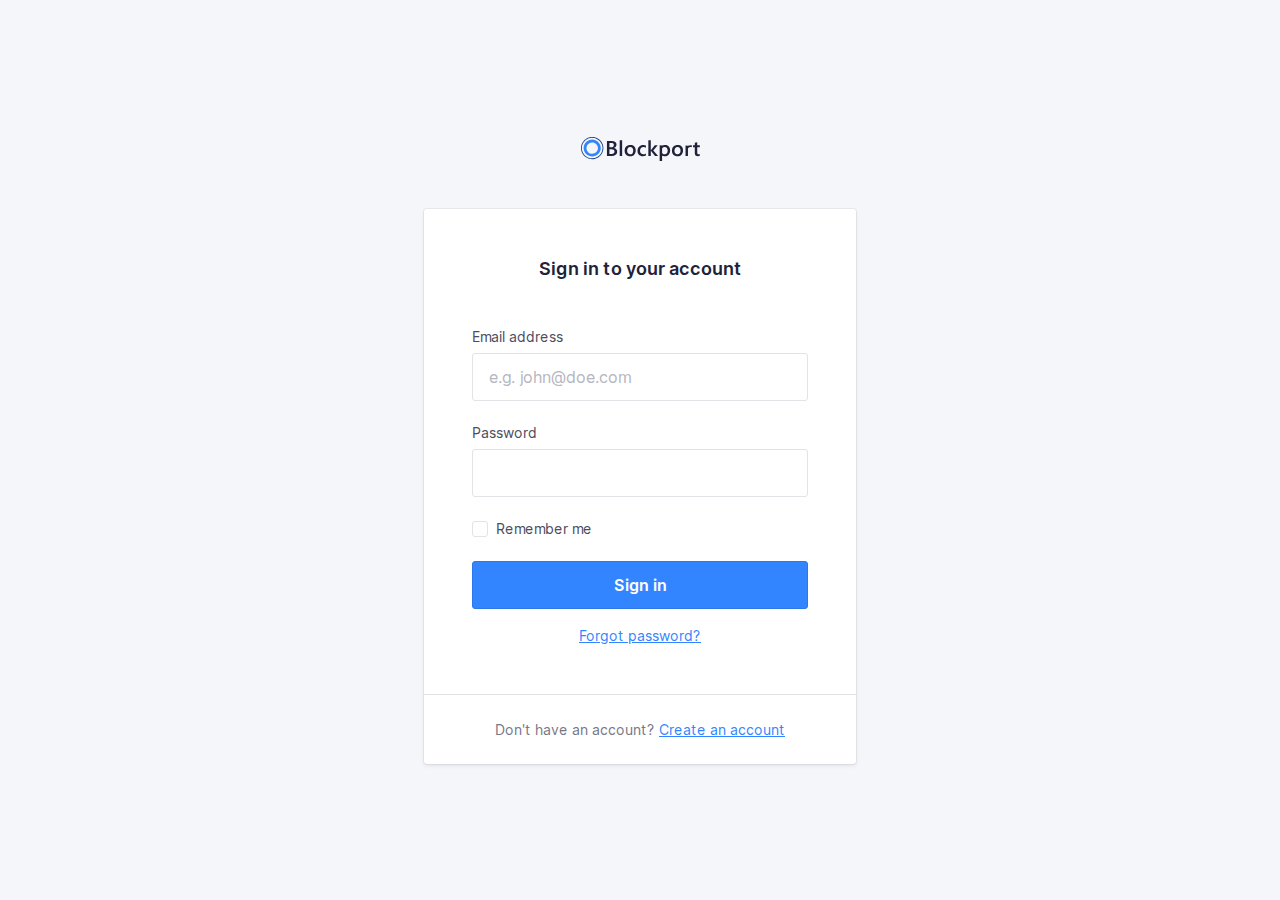
<file: index.html>
<!doctype html>
<html lang="en">
    <head>
        <meta charset="utf-8">
        <meta http-equiv="x-ua-compatible" content="ie=edge">
        <title>Blockport - Sign in</title>
        <meta name="description" content="This is my HTML5 boilerplate.">
        <meta name="viewport" content="width=device-width, initial-scale=1.0">
        <meta name="msapplication-TileColor" content="#3385FF">
        <meta name="theme-color" content="#3385FF">

        <link rel="apple-touch-icon" sizes="180x180" href="apple-touch-icon.png">
        <link rel="icon" type="image/png" sizes="32x32" href="favicon-32x32.png">
        <link rel="icon" type="image/png" sizes="16x16" href="favicon-16x16.png">
        <link rel="manifest" href="site.webmanifest">
        <link rel="mask-icon" href="safari-pinned-tab.svg" color="#3385FF">

        <link rel="stylesheet" href="css/normalize.css">
		<link rel="stylesheet" href="css/screen.css">
        <script src="script/appp.js"></script>        
    </head>
    <body>
        <section class="o-row o-row--lg o-row--login">
            <div class="o-container u-max-width-xs">
                <h1 class="c-logo">
                    <svg class="c-logo__symbol" viewBox="0 0 119 24" xmlns="http://www.w3.org/2000/svg">
                        <path class="c-logo__path c-logo__path--1" d="M25.9496128,18.9917356 L25.9496128,4.04231406 L30.7396633,4.04231406 C32.19945,4.04231406 33.3560606,4.35834712 34.2094949,4.99041321 C35.0252057,5.55089835 35.5052521,6.4769114 35.4896465,7.4598347 C35.5056187,8.25676883 35.2485893,9.03557965 34.7604209,9.6694215 C34.2511175,10.3119823 33.5500641,10.7791057 32.7570539,11.0042975 L32.7570539,11.0459504 C33.6957957,11.1207168 34.5764055,11.5260387 35.2392256,12.1884297 C35.8602694,12.8310744 36.1707912,13.6667769 36.1707912,14.6955372 C36.1979832,15.9155062 35.6268682,17.0730015 34.6382155,17.8016529 C33.6205051,18.5950413 32.3363468,18.9917356 30.7857407,18.9917356 L25.9496128,18.9917356 Z M41.1511616,18.9918689 L38.6990404,18.9918689 L38.6990404,3.18727869 L41.1511616,3.18727869 L41.1511616,18.9918689 Z M49.1105387,19.2396694 C47.4477441,19.2396694 46.1195118,18.741157 45.1258418,17.7441322 C44.1321717,16.7471074 43.6360046,15.4247934 43.6373401,13.7771901 C43.6373401,11.9841322 44.1548767,10.5838017 45.1899495,9.57619833 C46.2250223,8.56859504 47.6200337,8.06479338 49.3749832,8.06479338 C51.0591469,8.06479338 52.3720202,8.55471073 53.3136027,9.53454547 C54.2551852,10.5143802 54.7226376,11.8730579 54.7159596,13.6105785 C54.7159596,15.313719 54.2091077,16.677686 53.195404,17.7024794 C52.1817003,18.7272727 50.8200787,19.2396694 49.1105387,19.2396694 Z M64.9231145,18.4998347 C63.986548,19.011405 62.9292595,19.2667693 61.8599663,19.2396694 C60.2572727,19.2396694 58.9657689,18.7444628 57.9854545,17.7540496 C57.0051402,16.7636364 56.5136477,15.4796694 56.5109764,13.9021488 C56.5109764,12.1434711 57.0385299,10.7312397 58.0936364,9.66545453 C59.1487429,8.59966942 60.5611166,8.0661157 62.3307576,8.06479338 C63.2258904,8.04636779 64.1144193,8.22027864 64.9351347,8.57454547 L64.9351347,10.8277686 C64.2490961,10.2941313 63.4035149,10.0011171 62.5310943,9.99471073 C61.5738178,9.96365776 60.6492491,10.3415166 59.9928283,11.0320661 C59.3330526,11.7236364 59.003165,12.6287603 59.003165,13.747438 C59.003165,14.8661157 59.3136869,15.7381818 59.9347306,16.3636364 C60.5557744,17.0023141 61.3891751,17.3216529 62.4349327,17.3216529 C63.3470917,17.3090469 64.2260005,16.9806241 64.9191077,16.3933884 L64.9191077,18.4998347 L64.9231145,18.4998347 Z M77.1256229,18.9918689 L74.0304209,18.9918689 L69.8393771,13.8605902 L69.7973064,13.8605902 L69.7973064,18.9918689 L67.3451852,18.9918689 L67.3451852,3.18727869 L69.7973064,3.18727869 L69.7973064,13.2039344 L69.8393771,13.2039344 L73.7980303,8.31462295 L76.7349663,8.31462295 L72.2814815,13.4718689 L77.1256229,18.9918689 Z M118.81569,18.8747107 C118.223016,19.1343064 117.578072,19.2557712 116.930522,19.2297521 C114.839007,19.2297521 113.793249,18.2380165 113.793249,16.2545455 L113.793249,10.2128926 L111.990219,10.2128926 L111.990219,8.31669423 L113.793249,8.31669423 L113.793249,5.84528927 L116.235354,5.15702479 L116.235354,8.31669423 L118.81569,8.31669423 L118.81569,10.2128926 L116.235354,10.2128926 L116.235354,15.5504132 C116.235354,16.1824793 116.351549,16.6340496 116.583939,16.905124 C116.81633,17.1761983 117.202312,17.3084298 117.741886,17.3018182 C118.130518,17.3099664 118.50999,17.1844984 118.81569,16.9467769 L118.81569,18.8647934 L118.81569,18.8747107 Z M109.678333,8.12826445 C110.052664,8.12904551 110.426384,8.1582218 110.796212,8.21553718 L110.796212,10.2961983 C110.392833,10.129817 109.958979,10.0480952 109.522071,10.0561983 C108.65244,10.0185786 107.815007,10.3854441 107.258266,11.0479339 C107.143588,11.1960713 107.043624,11.3548242 106.959764,11.5219835 L106.959764,18.9917356 L104.519663,18.9917356 L104.519663,8.37818184 L106.959764,8.66776859 L106.959764,8.67768594 C107.814579,8.30025824 108.742499,8.11272598 109.678333,8.12826445 Z M96.4320707,19.2396694 C94.7692761,19.2396694 93.4410438,18.741157 92.4473737,17.7441322 C91.4537037,16.7471074 90.9575366,15.4247934 90.9588721,13.7771901 C90.9588721,11.9841322 91.4764087,10.5838017 92.5114815,9.57619833 C93.5465543,8.56859504 94.9415657,8.06479338 96.6965152,8.06479338 C98.3806789,8.06479338 99.6935522,8.55471073 100.635135,9.53454547 C101.576717,10.5143802 102.04417,11.8730579 102.037492,13.6105785 C102.037492,15.313719 101.53064,16.677686 100.516936,17.7024794 C99.5032323,18.7272727 98.1416107,19.2396694 96.4320707,19.2396694 Z M87.7494781,9.53454547 C88.6883893,10.5157025 89.1578451,11.873719 89.1578451,13.608595 C89.1591806,15.3117355 88.6523287,16.6757025 87.6372896,17.7004959 C86.6222504,18.7252892 85.258625,19.2376859 83.5464141,19.2376859 C82.7065422,19.2489838 81.8737089,19.0847473 81.1023064,18.7557025 L81.1023064,23.8968595 L78.6622054,23.8968595 L78.6622054,8.31471073 L81.1023064,8.60429752 C81.9552279,8.23296681 82.8792553,8.04891403 83.8108586,8.06479338 C85.5017003,8.06479338 86.8145736,8.55471073 87.7494781,9.53454547 Z M96.5422559,9.99471073 C95.6726247,9.95709108 94.8351921,10.3239565 94.2784512,10.9864463 C93.7241864,11.6476033 93.4470539,12.5580165 93.4470539,13.7176859 C93.4470539,14.8363636 93.7275253,15.7170248 94.288468,16.3596694 C94.8529651,17.0028668 95.6823515,17.3568733 96.5422559,17.3216529 C97.5038721,17.3216529 98.2424466,17.0056198 98.7579798,16.3735537 C99.273513,15.7414876 99.5366216,14.8416529 99.5473064,13.6740496 C99.5473064,12.4998347 99.28954,11.5927273 98.7740067,10.9527273 C98.2584735,10.3127273 97.5145568,9.99338845 96.5422559,9.99471073 Z M28.4438047,6.03570248 L28.4438047,10.286281 L30.0645286,10.286281 C30.9353255,10.286281 31.6178058,10.0833058 32.1119697,9.67735538 C32.6061335,9.27140494 32.8532155,8.69619836 32.8532155,7.95173555 C32.8532155,6.67305785 31.9897643,6.03371902 30.262862,6.03371902 L28.4418013,6.03371902 L28.4438047,6.03570248 Z M28.4438047,12.2796694 L28.4438047,17.0082644 L30.5813973,17.0082644 C31.5163019,17.0082644 32.237514,16.7947108 32.7450337,16.3676033 C33.2602043,15.9259125 33.5416601,15.2742418 33.5083165,14.6003306 C33.5083165,13.0505785 32.4238271,12.2757025 30.2548485,12.2757025 L28.4518182,12.2757025 L28.4438047,12.2796694 Z M49.226734,9.99471073 C48.3571028,9.95709108 47.5196702,10.3239565 46.9629293,10.9864463 C46.4086646,11.6476033 46.131532,12.5580165 46.131532,13.7176859 C46.131532,14.8363636 46.4120034,15.7170248 46.9729461,16.3596694 C47.5370578,17.0036033 48.3664998,17.3583638 49.226734,17.3236364 C50.1883502,17.3236364 50.9269247,17.0076033 51.4424579,16.3755372 C51.9579912,15.7434711 52.2157576,14.8436364 52.2157576,13.6760331 C52.2157576,12.5018182 51.9579912,11.5947107 51.4424579,10.9547107 C50.9269247,10.3147108 50.1883502,9.99471073 49.226734,9.99471073 Z M85.8803367,16.3735537 C86.3958699,15.738843 86.6543043,14.8390083 86.6556397,13.6740496 C86.6556397,12.4985124 86.3978733,11.591405 85.8823401,10.9527273 C85.3668068,10.3140496 84.6282323,9.99471073 83.6666162,9.99471073 C82.796985,9.95709108 81.9595523,10.3239565 81.4028114,10.9864463 C81.2895823,11.124335 81.1896456,11.2724196 81.1043098,11.4287603 L81.1043098,15.9153719 C81.6149937,16.8312057 82.6094895,17.3774459 83.6646128,17.3216529 C84.626229,17.3216529 85.3648035,17.0056198 85.8803367,16.3735537 Z"></path>
                        <path class="c-logo__path c-logo__path--2" d="M11.1988215,19.5867769 C7.72899435,19.5891833 4.59940205,17.5218316 3.26949789,14.3488101 C1.93959376,11.1757885 2.67130845,7.5220381 5.12341434,5.09144786 C7.57552021,2.66085764 11.2650639,1.93214337 14.4714645,3.24513351 C17.6778651,4.55812363 19.7696074,7.65421885 19.771229,11.0895868 C19.7679239,15.7772288 15.9334776,19.5780304 11.1988215,19.5867769 Z M11.1988215,5.38314051 C8.86509736,5.38073339 6.75988968,6.77093308 5.86550131,8.90506387 C4.97111293,11.0391947 5.46382249,13.496632 7.11372873,15.1307206 C8.76363496,16.7648092 11.2455511,17.2534798 13.4013998,16.3687158 C15.5572486,15.4839518 16.962125,13.4001349 16.9605051,11.0895868 C16.9572,7.93949107 14.3805102,5.38572999 11.1988215,5.37917355 L11.1988215,5.38314051 Z"></path>
                        <path class="c-logo__path c-logo__path--3" d="M21.2917845,15.8796694 C21.3118182,15.8380165 21.3358586,15.8023141 21.3558923,15.7606612 C22.6443671,13.0744887 22.7786498,9.98607785 21.7280964,7.20021549 C20.6775431,4.41435317 18.5317957,2.16875244 15.7805219,0.975867769 L15.7805219,0.96 C15.6683333,0.910413222 15.5541414,0.874710744 15.4419529,0.82909091 C15.2937037,0.767603308 15.1434512,0.710082645 14.9931987,0.656528927 C14.792862,0.583140496 14.5925253,0.517685949 14.378165,0.458181816 C14.2319192,0.414545453 14.0856734,0.374876033 13.9394276,0.337190082 C13.7203928,0.281652893 13.501358,0.23338843 13.2823232,0.192396694 C13.1480976,0.16661157 13.0138721,0.144793388 12.8816498,0.124958678 C12.6546016,0.0905785125 12.4275533,0.0634710744 12.2005051,0.0436363637 C12.0762963,0.0337190082 11.9500842,0.0238016529 11.8258754,0.0178512397 C11.5881425,0.00462809917 11.3510774,-0.000661157024 11.1146801,0.00198347107 C10.988468,0.00198347107 10.8622559,0.00198347107 10.7380471,0.0119008265 C10.5076599,0.0218181818 10.2792761,0.0376859504 10.0528956,0.0614876034 C9.9146633,0.0753719009 9.77843434,0.0932231406 9.64220539,0.113057851 C9.44186869,0.142809918 9.22350168,0.176528926 9.01715488,0.218181818 C8.86089226,0.249917356 8.70462963,0.283636364 8.548367,0.321322314 C8.39210438,0.359008265 8.18575758,0.412561983 8.00745791,0.466115701 C7.82915825,0.519669423 7.65286195,0.577190081 7.47656566,0.638677688 C7.30026936,0.70016529 7.17405724,0.747768594 7.02580808,0.807272727 C6.82547138,0.884628098 6.63715488,0.969917355 6.44483165,1.05719008 C6.31861953,1.11471074 6.19441077,1.17421488 6.07220539,1.23768595 C5.87186869,1.34082644 5.67153199,1.45190082 5.47119529,1.56694215 C5.36301347,1.63041322 5.25683502,1.69586777 5.15065657,1.76528926 C4.95165543,1.89752066 4.75666107,2.02975207 4.5656734,2.16198347 C4.46416949,2.23603306 4.36400114,2.31140496 4.26516835,2.38809918 C4.07952302,2.52958678 3.89721661,2.67834711 3.71824916,2.83438017 C3.61607744,2.92363636 3.51791246,3.0168595 3.41774411,3.11008265 C3.25747475,3.26347108 3.10121212,3.42214876 2.94895623,3.5861157 C2.84678451,3.69719008 2.74861953,3.81024794 2.64845118,3.92528926 C2.51021886,4.08793389 2.37599327,4.25454547 2.24777778,4.42512397 C2.15161616,4.55206611 2.05946128,4.68099175 1.96930976,4.82181816 C1.90119529,4.92099175 1.82506734,5.0201653 1.75895623,5.11537188 C1.69284512,5.2105785 1.65878788,5.29190081 1.60670034,5.37917355 C1.53457912,5.49818184 1.46446128,5.61917355 1.40636364,5.74214876 C1.28415825,5.96231406 1.16796296,6.18446282 1.06178451,6.40859504 C1.02372054,6.44826445 0.995673401,6.49586778 0.981649832,6.54148761 C0.967626263,6.58710744 0.939579125,6.65454547 0.915538721,6.71008265 C0.808692479,6.95471075 0.711863077,7.20132232 0.625050505,7.44991735 C0.588989899,7.55438018 0.55426487,7.65884298 0.520875421,7.76330577 C0.444747475,8.00528927 0.377968575,8.24793388 0.320538721,8.49123966 C0.291156005,8.61157023 0.263776655,8.73190084 0.238400673,8.85223141 C0.191655443,9.07966942 0.152255892,9.30710742 0.12020202,9.53454547 C0.10016835,9.67338842 0.0821380471,9.81024795 0.0681144781,9.9490909 C0.0460774411,10.1613223 0.0320538721,10.3715703 0.022037037,10.5838017 C0.022037037,10.7365289 0.010016835,10.8872727 0.010016835,11.04 C0.010016835,11.2383471 0.010016835,11.4366942 0.026043771,11.6350413 C0.026043771,11.7917356 0.0440740741,11.9484297 0.0580976431,12.105124 C0.0761279461,12.3034711 0.104175084,12.5018182 0.132222222,12.7001653 C0.146245791,12.8429752 0.18030303,13.0036364 0.2003367,13.1543802 C0.238400673,13.3527273 0.286481481,13.5510744 0.336565657,13.7494215 C0.380639731,13.8961983 0.406683502,14.0330579 0.446750842,14.1758678 C0.506851852,14.3742149 0.576969697,14.5844628 0.647087542,14.7867769 C0.693164983,14.9157025 0.739242424,15.0446281 0.789326599,15.1715703 C0.871464646,15.3699174 0.963619529,15.5801653 1.05777778,15.7804959 C1.11387205,15.8995041 1.16996633,16.0185124 1.23006734,16.1355372 C1.33223906,16.3338843 1.44242424,16.5322314 1.55461279,16.7166942 C1.62473064,16.8357025 1.69484848,16.9527273 1.76897306,17.0677686 C1.88316498,17.2442975 2.00537037,17.4168595 2.12957912,17.587438 C2.21973064,17.7123967 2.31188552,17.8353719 2.40804714,17.9563636 C2.50420875,18.0773554 2.65646465,18.2519008 2.78468013,18.3966942 C2.91289562,18.5414876 3.02308081,18.6644628 3.14929293,18.7933884 C3.27550505,18.9223141 3.3876936,19.027438 3.51190236,19.1424794 C3.63611111,19.2575206 3.81841751,19.4241322 3.98069024,19.5590082 C4.09287879,19.6522314 4.20907407,19.7434711 4.32727273,19.8327273 C4.50957912,19.9735537 4.69388889,20.1084297 4.88621212,20.2294215 C4.9362963,20.2631405 4.98037037,20.3008265 5.03045455,20.3345455 C7.52290169,21.989742 10.5859073,22.5756212 13.5217147,21.9587191 C16.4575222,21.3418171 19.0161165,19.5746694 20.6146465,17.0598347 L20.6266667,17.0598347 C20.6647306,17.0003306 20.6947811,16.9368595 20.7328451,16.8753719 C20.8149832,16.7424794 20.8911111,16.6036364 20.9692424,16.4647934 C21.0854377,16.2763636 21.1936195,16.08 21.2917845,15.8796694 Z M6.96771044,20.4198347 C6.40765296,20.1694737 5.87129224,19.8701033 5.36501684,19.5252893 C5.18671717,19.4042975 5.01442761,19.2773554 4.84614478,19.1464463 C4.73996633,19.065124 4.63378788,18.9818182 4.53161616,18.8965289 C4.38136364,18.7715703 4.23912458,18.6406612 4.09888889,18.5097521 C3.9586532,18.378843 3.87451178,18.2995041 3.76632997,18.1884297 C3.65814815,18.0773554 3.53794613,17.9444628 3.42976431,17.8214876 C3.32158249,17.6985124 3.19737374,17.5557025 3.08718855,17.4247934 C2.97700337,17.2938843 2.91489899,17.1986777 2.83075758,17.0836364 C2.71656566,16.9249587 2.60237374,16.766281 2.49819865,16.6036364 C2.43008418,16.4965289 2.36597643,16.3894215 2.29786195,16.2803306 C2.19368687,16.1038017 2.09752525,15.9252893 1.9973569,15.7447934 C1.94126263,15.6376859 1.89117845,15.528595 1.83909091,15.4195041 C1.7609596,15.2231405 1.67681818,15.0386777 1.60069024,14.8482644 C1.55461279,14.7332231 1.51454545,14.6161983 1.47247475,14.501157 C1.40436027,14.3127273 1.34025253,14.1242975 1.28415825,13.9319008 C1.24609428,13.8029752 1.2140404,13.6760331 1.18198653,13.5490909 C1.13590909,13.3626446 1.09183502,13.1761983 1.05577441,12.9897521 C1.02973064,12.8429752 1.0076936,12.7140496 0.981649832,12.5771901 C0.953602694,12.3927273 0.92956229,12.2082644 0.911531987,12.0218182 C0.897508418,11.8809918 0.889494949,11.7401653 0.881481481,11.5993388 C0.881481481,11.4109091 0.865454545,11.2224794 0.865454545,11.0340496 C0.865454545,10.8971901 0.865454545,10.7603306 0.877474747,10.6254545 C0.877474747,10.4271074 0.899511785,10.2287603 0.919545455,10.0304132 C0.931565657,9.90743803 0.94959596,9.78247936 0.965622896,9.65950414 C0.995673401,9.44528927 1.03173401,9.23107436 1.07580808,9.01884299 C1.09784512,8.91173555 1.12188552,8.80462812 1.14792929,8.69950414 C1.20402357,8.47074382 1.27080247,8.24330577 1.34826599,8.01719009 C1.37764871,7.9246281 1.408367,7.83206612 1.44042088,7.73950414 C1.52189113,7.50545453 1.61204265,7.2740496 1.71087542,7.04528927 C1.75094276,6.95206611 1.7910101,6.86082645 1.83508418,6.76958679 C1.93525253,6.55537188 2.03542088,6.3490909 2.15762626,6.14479338 C2.21973064,6.03570248 2.27983165,5.92661158 2.34594276,5.81752064 C2.45412458,5.63900825 2.5683165,5.46644628 2.68651515,5.29586778 C2.7686532,5.17685949 2.85279461,5.0598347 2.93893939,4.94479338 C3.06047699,4.7847934 3.18602133,4.62876031 3.31557239,4.47669423 C3.40505612,4.36826447 3.49520763,4.26710742 3.58602694,4.17322312 C3.73026936,4.01983471 3.87718294,3.86842975 4.02676768,3.71900826 C4.11491582,3.63438017 4.20506734,3.55173554 4.29722222,3.47107438 C4.46016275,3.32694215 4.62710998,3.18809917 4.79806397,3.05454545 C4.88754769,2.98446281 4.978367,2.91834711 5.07052189,2.85619835 C5.24815375,2.72396694 5.42912458,2.60099173 5.61343434,2.48727273 C5.71093152,2.42512397 5.80909651,2.36561983 5.90792929,2.30876033 C6.09090349,2.20165289 6.27654882,2.09983471 6.46486532,2.00330579 C6.57705387,1.94644628 6.69057799,1.89157025 6.80543771,1.83867769 C6.98306957,1.75669422 7.16203704,1.67933884 7.34234007,1.60661157 C7.47589785,1.55239669 7.61413018,1.50082645 7.75703704,1.45190082 C7.91864196,1.39504132 8.08225029,1.34214876 8.24786195,1.29322314 C8.41347361,1.24429752 8.57975307,1.2 8.74670034,1.16033058 C8.8896072,1.12595041 9.03318182,1.09421488 9.17742424,1.06512397 C9.36841191,1.02677686 9.56073514,0.994380165 9.75439394,0.967933885 C9.87993826,0.950743802 10.0061504,0.934876033 10.1330303,0.920330577 C10.3440516,0.899173554 10.5557407,0.883966942 10.7680976,0.874710744 L11.1126768,0.874710744 C11.3317116,0.874710744 11.5514141,0.880000001 11.7717845,0.890578513 L12.1143603,0.914380167 C12.3307239,0.932892563 12.5464197,0.958677687 12.7614478,0.991735538 C12.8829854,1.01024793 13.004523,1.0307438 13.1260606,1.05322314 C13.330404,1.09157025 13.5347475,1.13652893 13.7390909,1.18809918 C13.8713131,1.22181818 14.0035354,1.25752066 14.1397643,1.29719008 C14.3320875,1.35404959 14.523743,1.41619835 14.7147306,1.48363636 C14.8509596,1.53322314 14.9851852,1.58479339 15.115404,1.64033058 C17.755199,2.69780719 19.8336285,4.79210648 20.8551251,7.42387715 C21.8766218,10.0556478 21.7496417,12.9890377 20.5044613,15.5246281 C20.4123064,15.7229752 20.3041246,15.8975206 20.207963,16.08 C20.1378451,16.2029752 20.0697306,16.3279339 19.9956061,16.4489256 C17.2731751,20.8198837 11.7011151,22.517402 6.96771044,20.4178512 L6.96771044,20.4198347 Z"></path>
                    </svg>
                </h1>
                <form class="c-card" action="#">
                    <div class="c-card__body">
                        <h2 class="c-card__title">
                            Sign in to your account
                        </h2>
                        <p class="c-form-field js-email-field">
                            <label class="c-label js-email-errorMSG" for="username">
                                Email address                                
                            </label>
                            <input class="c-input js-email-input" type="email" name="username" id="username" placeholder="e.g. john@doe.com" required>
                        </p>
                        <p class="c-form-field js-password-field">
                            <label class="c-label js-password-errorMSG" for="password">
								Password								
                            </label>                            
                            <input class="c-input js-password-input" type="password" name="password" id="password" required>
                        </p>
                        <!-- Custom checkbox -->
                        <p class="c-form-field c-form-field--option">
                            <input class="o-hide-accessible c-option c-option--hidden js-remember-input" type="checkbox" id="customRememberme">
                            <label class="c-label c-label--option c-custom-option js-remember-label" for="customRememberme">
                                <span class="c-custom-option__fake-input c-custom-option__fake-input--checkbox">
                                    <svg class="c-custom-option__symbol" xmlns="http://www.w3.org/2000/svg" viewBox="0 0 9 6.75">
                                        <path d="M4.75,9.5a1,1,0,0,1-.707-.293l-2.25-2.25A1,1,0,1,1,3.207,5.543L4.75,7.086,8.793,3.043a1,1,0,0,1,1.414,1.414l-4.75,4.75A1,1,0,0,1,4.75,9.5" transform="translate(-1.5 -2.75)"/>
                                    </svg>
                                </span>
                                Remember me
                            </label>
                        </p>
                        <p class="u-mb-md">
                            <!-- Button -->
                            <button class="o-button-reset c-button js-sign-in-button">Sign in</button>
                        </p>
                        <p class="u-text-sm u-align-text-center">
                            <a href="#!">
                                Forgot password?
                            </a>
                        </p>
                    </div>
                    <div class="c-card__footer">
                        <p class="u-align-text-center u-text-sm u-color-neutral-dark">
                            Don't have an account? <a href="#">Create an account</a>
                        </p>
                    </div>
                </form>

            </div>
        </section>
    </body>
</html>
</file>
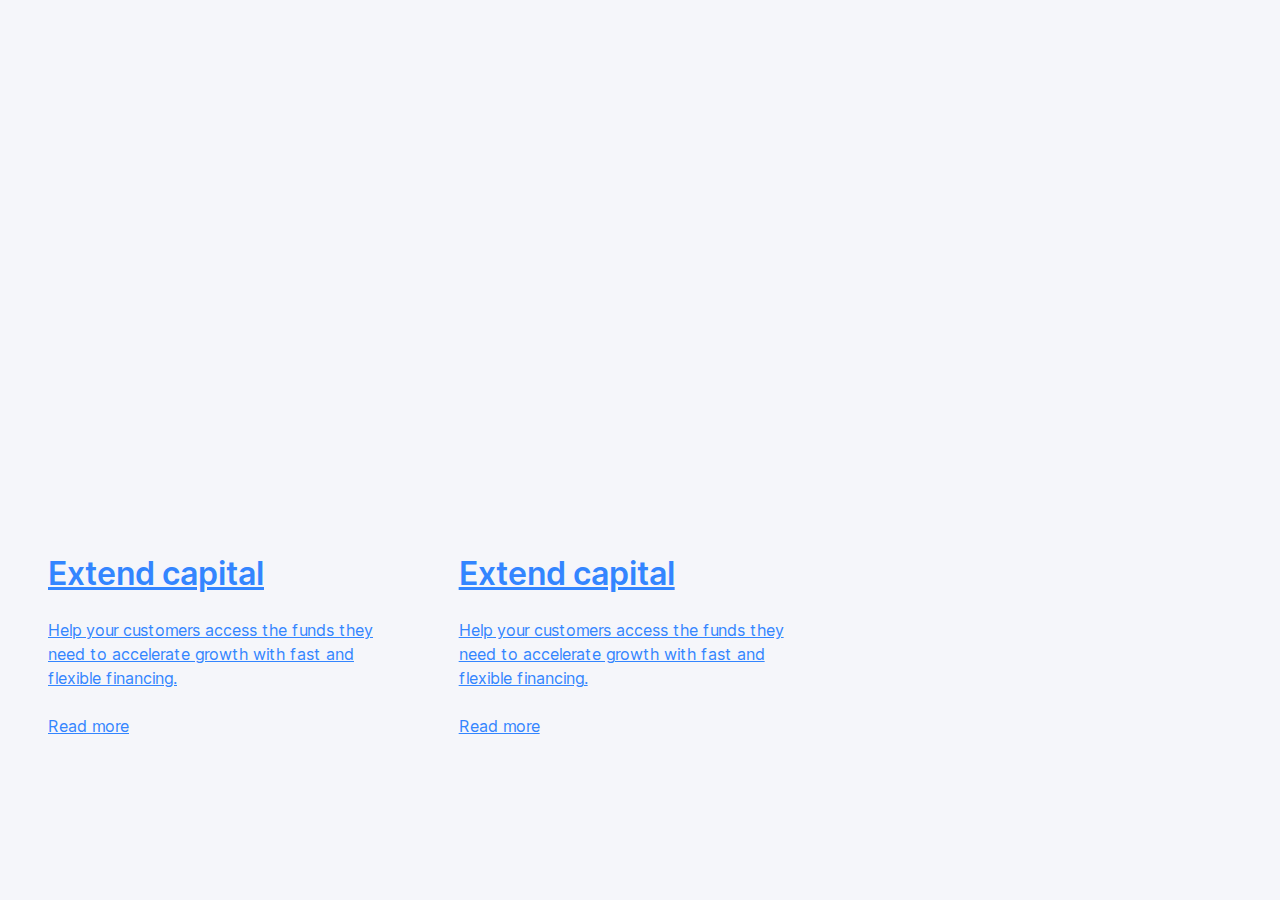
<file: cards.html>
<!doctype html>
<html lang="en">
    <head>
        <meta charset="utf-8">
        <meta http-equiv="x-ua-compatible" content="ie=edge">
        <title>Blockport - Sign in</title>
        <meta name="description" content="This is my HTML5 boilerplate.">
        <meta name="viewport" content="width=device-width, initial-scale=1.0">
        <meta name="msapplication-TileColor" content="#3385FF">
        <meta name="theme-color" content="#3385FF">

        <link rel="apple-touch-icon" sizes="180x180" href="apple-touch-icon.png">
        <link rel="icon" type="image/png" sizes="32x32" href="favicon-32x32.png">
        <link rel="icon" type="image/png" sizes="16x16" href="favicon-16x16.png">
        <link rel="manifest" href="site.webmanifest">
        <link rel="mask-icon" href="safari-pinned-tab.svg" color="#3385FF">

        <link rel="stylesheet" href="css/normalize.css">
		<link rel="stylesheet" href="css/screen.css">
    </head>
    <body>
        <section class="o-row o-row--lg o-row--login">
            <div class="o-container">
                <div class="o-layout o-layout--gutter-lg">
                    <div class="o-layout__item u-1-of-3-bp3">
                        <a href="#!" class="c-tent">
                            <div class="c-tent__icon-wrapper">
                                <svg class="c-tent__icon c-icon" xmlns="http://www.w3.org/2000/svg" viewBox="0 0 48 48">
                                    <g fill="none" fill-rule="evenodd">
                                        <circle class="c-icon__path c-icon__path--color-1" cx="24" cy="24" r="23"></circle>
                                        <path class="c-icon__path c-icon__path--color-2" d="M23.03 36v-3.74a11.64 11.64 0 0 1-3.77-1.07v-3.07a8.36 8.36 0 0 0 4.56 1.5c1.67 0 2.82-.86 2.82-2.11 0-3.15-7.64-1.62-7.64-7.12 0-2.25 1.59-3.94 4.03-4.48V12h2.84v3.74c1.1.1 2.23.38 3.36.9v2.98a8 8 0 0 0-4.15-1.25c-1.6 0-2.72.77-2.72 1.97 0 3 7.64 1.46 7.64 7.11 0 2.33-1.62 4.1-4.13 4.66V36h-2.84z">
                                        </path>
                                    </g>
                                </svg>
                            </div>
                            <div class="c-tent__body">
                                <div class="c-tent__content">
                                    <h2 class="c-tent__title">
                                        Extend capital
                                    </h2>
                                    <p>
                                        Help your customers access the funds they need to accelerate growth with fast and flexible financing.
                                    </p>
                                </div>
                                <div class="c-tent__action">
                                    Read more
                                </div>
                            </div>                           
                        </a>
                    </div>
                    <div class="o-layout__item u-1-of-3-bp3">
                        <a href="#!" class="c-tent">
                            <div class="c-tent__icon-wrapper">
                                <svg class="c-tent__icon c-icon" xmlns="http://www.w3.org/2000/svg" viewBox="0 0 48 48">
                                    <g fill="none" transform="translate(1 8)">
                                        <path class="c-icon__path c-icon__path--color-1"
                                            d="M44,32 L13,32 C11.8954305,32 11,31.1045695 11,30 L11,19.2 L33.455,19.2 L33.455,18 L46,18 L46,30 C46,31.1045695 45.1045695,32 44,32 Z M33.455,9 L44,9 C45.1045695,9 46,9.8954305 46,11 L46,13 L33.455,13 L33.455,9 Z">
                                        </path>
                                        <path class="c-icon__path c-icon__path--color-2"
                                            d="M33,23 L2,23 C0.8954305,23 0,22.1045695 0,21 L0,2 C0,0.8954305 0.8954305,0 2,0 L33,0 C34.1045695,0 35,0.8954305 35,2 L35,21 C35,22.1045695 34.1045695,23 33,23 Z M10,7 C10,6.44771525 9.55228475,6 9,6 L4,6 C3.44771525,6 3,6.44771525 3,7 L3,10 C3,10.5522847 3.44771525,11 4,11 L9,11 C9.55228475,11 10,10.5522847 10,10 L10,7 Z">
                                        </path>
                                    </g>
                                </svg>
                            </div>
                            <div class="c-tent__body">
                                <div class="c-tent__content">
                                    <h2 class="c-tent__title">
                                        Extend capital
                                    </h2>
                                    <p>
                                        Help your customers access the funds they need to accelerate growth with fast and flexible financing.
                                    </p>
                                </div>
                                <div class="c-tent__action">
                                    Read more
                                </div>
                            </div>                           
                        </a>
                    </div>
                </div>                
            </div>
        </section>
    </body>
</html>
</file>
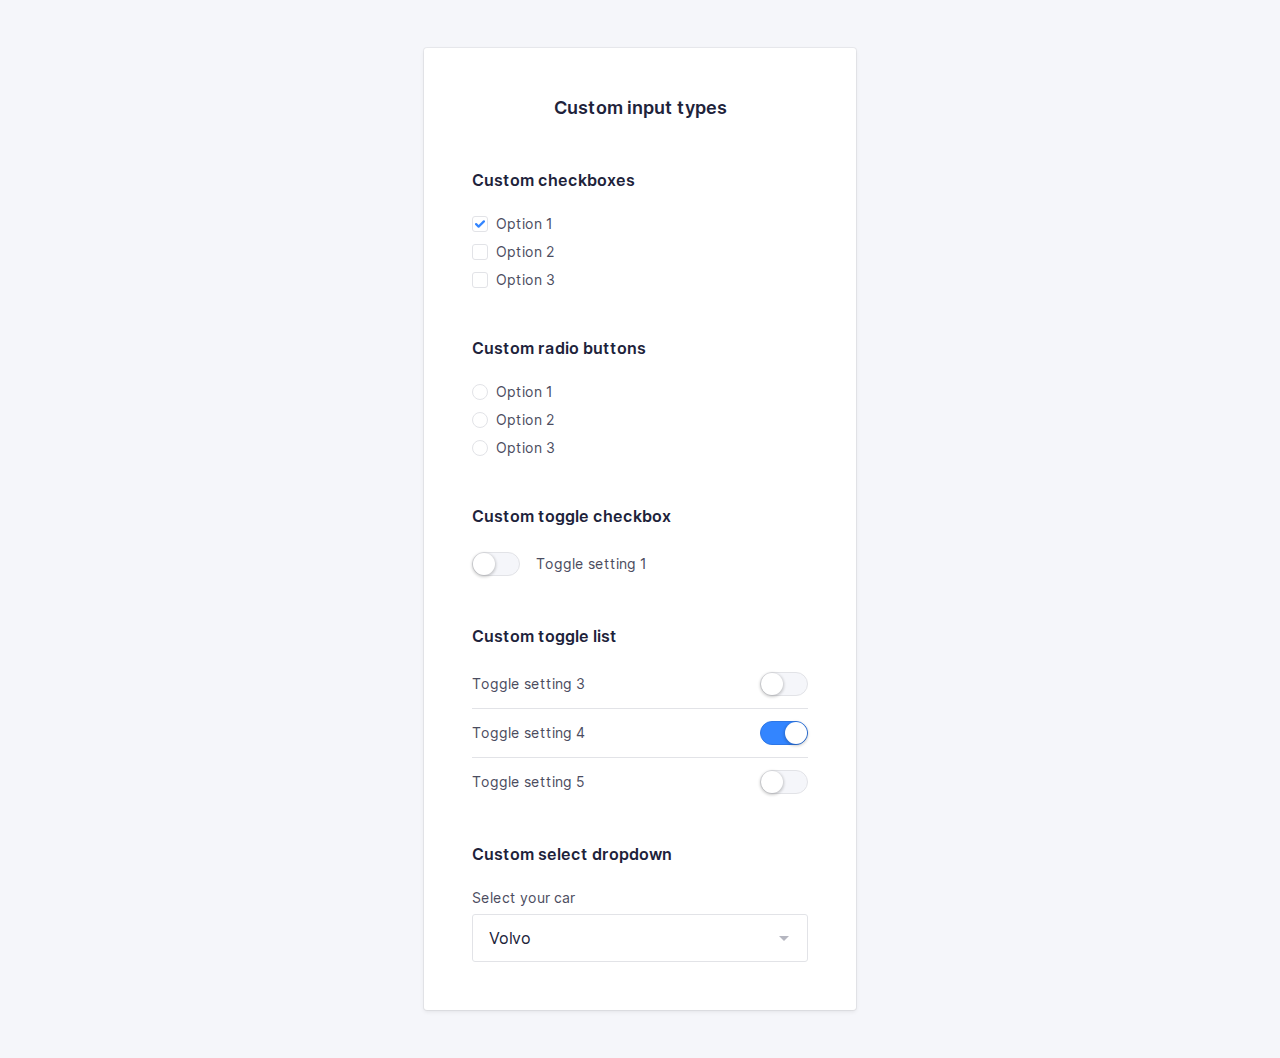
<file: inputs.html>
<!doctype html>
<html lang="en">

<head>
    <meta charset="utf-8">
    <meta http-equiv="x-ua-compatible" content="ie=edge">
    <title>Blockport - Custom input types</title>
    <meta name="description" content="This is my HTML5 boilerplate.">
    <meta name="viewport" content="width=device-width, initial-scale=1.0">
    <meta name="msapplication-TileColor" content="#3385FF">
    <meta name="theme-color" content="#3385FF">

    <link rel="apple-touch-icon" sizes="180x180" href="apple-touch-icon.png">
    <link rel="icon" type="image/png" sizes="32x32" href="favicon-32x32.png">
    <link rel="icon" type="image/png" sizes="16x16" href="favicon-16x16.png">
    <link rel="manifest" href="site.webmanifest">
    <link rel="mask-icon" href="safari-pinned-tab.svg" color="#3385FF">

    <link rel="stylesheet" href="css/normalize.css">
    <link rel="stylesheet" href="css/screen.css">
</head>

<body>
    <section class="o-row o-row--lg o-row--login o-row--beta">
        <div class="o-container u-max-width-xs">
            <form class="c-card" action="#">
                <div class="c-card__body">
                    <h2 class="c-card__title">
                        Custom input types
                    </h2>
                    <div class="o-section">
                        <!-- Custom checkboxes -->
                        <h5>
                            Custom checkboxes
                        </h5>
                        <ul class="o-list c-option-list">
                            <li class="c-form-field c-form-field--option c-option-list__item">
                                <input class="o-hide-accessible c-option c-option--hidden" type="checkbox"
                                    id="checkbox1" checked>
                                <label class="c-label c-label--option c-custom-option" for="checkbox1">
                                    <span class="c-custom-option__fake-input c-custom-option__fake-input--checkbox">
                                        <svg class="c-custom-option__symbol" xmlns="http://www.w3.org/2000/svg"
                                            viewBox="0 0 9 6.75">
                                            <path
                                                d="M4.75,9.5a1,1,0,0,1-.707-.293l-2.25-2.25A1,1,0,1,1,3.207,5.543L4.75,7.086,8.793,3.043a1,1,0,0,1,1.414,1.414l-4.75,4.75A1,1,0,0,1,4.75,9.5"
                                                transform="translate(-1.5 -2.75)" />
                                        </svg>
                                    </span>
                                    Option 1
                                </label>
                            </li>
                            <li class="c-form-field c-form-field--option c-option-list__item">
                                <input class="o-hide-accessible c-option c-option--hidden" type="checkbox"
                                    id="checkbox2">
                                <label class="c-label c-label--option c-custom-option" for="checkbox2">
                                    <span class="c-custom-option__fake-input c-custom-option__fake-input--checkbox">
                                        <svg class="c-custom-option__symbol" xmlns="http://www.w3.org/2000/svg"
                                            viewBox="0 0 9 6.75">
                                            <path
                                                d="M4.75,9.5a1,1,0,0,1-.707-.293l-2.25-2.25A1,1,0,1,1,3.207,5.543L4.75,7.086,8.793,3.043a1,1,0,0,1,1.414,1.414l-4.75,4.75A1,1,0,0,1,4.75,9.5"
                                                transform="translate(-1.5 -2.75)" />
                                        </svg>
                                    </span>
                                    Option 2
                                </label>
                            </li>
                            <li class="c-form-field c-form-field--option c-option-list__item">
                                <input class="o-hide-accessible c-option c-option--hidden" type="checkbox"
                                    id="checkbox3">
                                <label class="c-label c-label--option c-custom-option" for="checkbox3">
                                    <span class="c-custom-option__fake-input c-custom-option__fake-input--checkbox">
                                        <svg class="c-custom-option__symbol" xmlns="http://www.w3.org/2000/svg"
                                            viewBox="0 0 9 6.75">
                                            <path
                                                d="M4.75,9.5a1,1,0,0,1-.707-.293l-2.25-2.25A1,1,0,1,1,3.207,5.543L4.75,7.086,8.793,3.043a1,1,0,0,1,1.414,1.414l-4.75,4.75A1,1,0,0,1,4.75,9.5"
                                                transform="translate(-1.5 -2.75)" />
                                        </svg>
                                    </span>
                                    Option 3
                                </label>
                            </li>
                        </ul>
                    </div>
                    <div class="o-section">
                        <!-- Custom radio buttons -->
                        <h5>
                            Custom radio buttons
                        </h5>
                        <ul class="o-list c-option-list">
                            <li class="c-form-field c-form-field--option c-option-list__item">
                                <input class="o-hide-accessible c-option c-option--hidden" type="radio" name="radios"
                                    id="radio1">
                                <label class="c-label c-label--option c-custom-option" for="radio1">
                                    <span class="c-custom-option__fake-input c-custom-option__fake-input--radio">
                                        <span class="c-custom-option__symbol"></span>
                                    </span>
                                    Option 1
                                </label>
                            </li>
                            <li class="c-form-field c-form-field--option c-option-list__item">
                                <input class="o-hide-accessible c-option c-option--hidden" type="radio" name="radios"
                                    id="radio2">
                                <label class="c-label c-label--option c-custom-option" for="radio2">
                                    <span class="c-custom-option__fake-input c-custom-option__fake-input--radio">
                                        <span class="c-custom-option__symbol"></span>
                                    </span>
                                    Option 2
                                </label>
                            </li>
                            <li class="c-form-field c-form-field--option c-option-list__item">
                                <input class="o-hide-accessible c-option c-option--hidden" type="radio" name="radios"
                                    id="radio3">
                                <label class="c-label c-label--option c-custom-option" for="radio3">
                                    <span class="c-custom-option__fake-input c-custom-option__fake-input--radio">
                                        <span class="c-custom-option__symbol"></span>
                                    </span>
                                    Option 3
                                </label>
                            </li>
                        </ul>
                    </div>
                    <div class="o-section">
                        <!-- Custom toggle checkboxes -->
                        <h5>
                            Custom toggle checkbox
                        </h5>
                        <p>
                            <input class="o-hide-accessible c-option c-option--hidden" type="checkbox" id="toggle1">
                            <label class="c-label c-label--option c-custom-toggle" for="toggle1">
                                <span class="c-custom-toggle__fake-input">
                                </span>
                                Toggle setting 1
                            </label>
                        </p>
                    </div>
                    <div class="o-section">
                        <h5>
                            Custom toggle list
                        </h5>
                        <ul class="o-list c-custom-toggle-list">
                            <li class="c-custom-toggle-list__item">
                                <input class="o-hide-accessible c-option c-option--hidden" type="checkbox" id="toggle3">
                                <label class="c-label c-label--option c-custom-toggle c-custom-toggle--inverted"
                                    for="toggle3">
                                    <span class="c-custom-toggle__fake-input">
                                    </span>
                                    Toggle setting 3
                                </label>
                            </li>
                            <li class="c-custom-toggle-list__item">
                                <input class="o-hide-accessible c-option c-option--hidden" type="checkbox" id="toggle4"
                                    checked>
                                <label class="c-label c-label--option c-custom-toggle c-custom-toggle--inverted"
                                    for="toggle4">
                                    <span class="c-custom-toggle__fake-input">
                                    </span>
                                    Toggle setting 4
                                </label>
                            </li>
                            <li class="c-custom-toggle-list__item">
                                <input class="o-hide-accessible c-option c-option--hidden" type="checkbox" id="toggle5">
                                <label class="c-label c-label--option c-custom-toggle c-custom-toggle--inverted"
                                    for="toggle5">
                                    <span class="c-custom-toggle__fake-input">
                                    </span>
                                    Toggle setting 5
                                </label>
                            </li>
                        </ul>
                    </div>
                    <div class="o-section">
                        <!-- Custom select -->
                        <h5>
                            Custom select dropdown
                        </h5>
                        <p class="c-form-field">
                            <label class="c-label" for="select1">
                                Select your car
                            </label>
                            <span class="c-custom-select">
                                <select class="c-input c-custom-select__input" class="" name="select1" id="select1">
                                    <option value="volvo">Volvo</option>
                                    <option value="saab">Saab</option>
                                    <option value="mercedes">Mercedes</option>
                                    <option value="audi">Audi</option>
                                </select>
                                <svg class="c-custom-select__symbol" xmlns="http://www.w3.org/2000/svg"
                                    viewBox="0 0 24 24">
                                    <path d="M7,10l5,5,5-5Z" />
                                </svg>
                            </span>
                        </p>
                    </div>
                </div>
            </form>
        </div>
    </section>
</body>

</html>
</file>
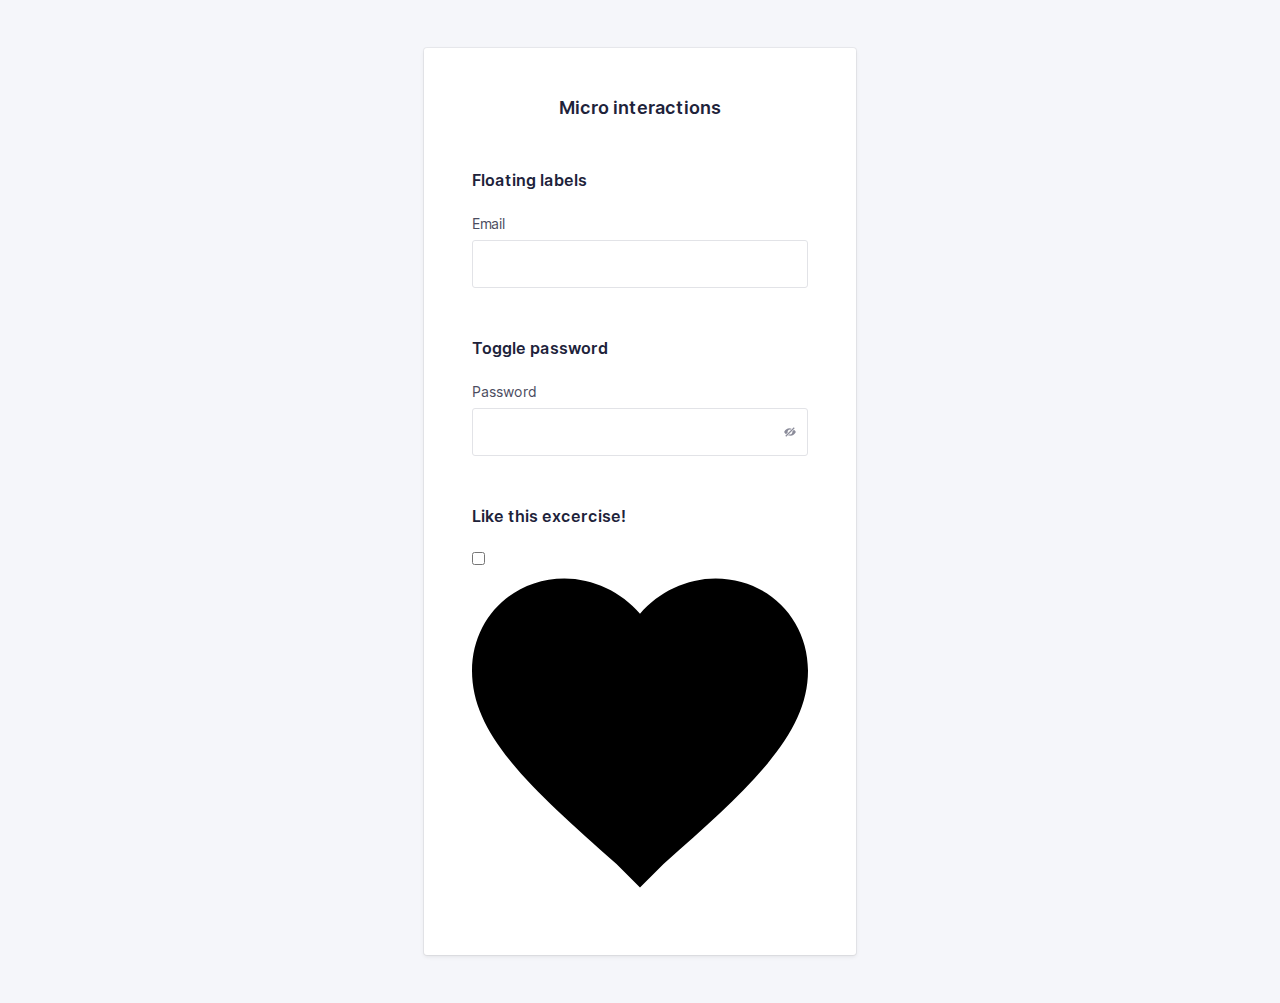
<file: interactions.html>
<!doctype html>
<html lang="en">

<head>
    <meta charset="utf-8">
    <meta http-equiv="x-ua-compatible" content="ie=edge">
    <title>Blockport - Custom input types</title>
    <meta name="description" content="This is my HTML5 boilerplate.">
    <meta name="viewport" content="width=device-width, initial-scale=1.0">
    <meta name="msapplication-TileColor" content="#3385FF">
    <meta name="theme-color" content="#3385FF">

    <link rel="apple-touch-icon" sizes="180x180" href="apple-touch-icon.png">
    <link rel="icon" type="image/png" sizes="32x32" href="favicon-32x32.png">
    <link rel="icon" type="image/png" sizes="16x16" href="favicon-16x16.png">
    <link rel="manifest" href="site.webmanifest">
    <link rel="mask-icon" href="safari-pinned-tab.svg" color="#3385FF">

    <link rel="stylesheet" href="css/normalize.css">
    <link rel="stylesheet" href="css/screen.css">
    <script src="script/app.js"></script>
</head>

<body>
    <section class="o-row o-row--lg o-row--login o-row--beta">
        <div class="o-container u-max-width-xs">
            <form class="c-card" action="#">
                <div class="c-card__body">
                    <h2 class="c-card__title">
                        Micro interactions
                    </h2>
                    <div class="o-section">
                        <h5>
                            Floating labels
                        </h5>
                        <p class="c-form-field">
                            <label class="c-label" for="username">
                                Email
                            </label>
                            <input class="c-input" type="email" name="username"
                                   id="username"
                                   required>
                        </p>
                    </div>
                    <div class="o-section">
                        <h5>
                            Toggle password
                        </h5>
                        <p class="c-form-field">
                            <label class="c-label" for="password">
                                Password
                            </label>
                            <span class="c-toggle-password-container">
                                <input class="c-input js-password-input" type="password"
                                       name="password" id="password" required>
                                <span class="c-toggle-password">
                                    <input class="c-toggle-password__checkbox o-hide-accessible js-password-toggle"
                                           type="checkbox" id="togglePassword">
                                    <label class="c-toggle-password__label"
                                           for="togglePassword">
                                        <svg class="c-toggle-password__icon c-toggle-password__icon--hide"
                                             xmlns="http://www.w3.org/2000/svg"
                                             viewBox="0 0 20 20">
                                            <path
                                                  d="M19.009,73.18l-1.77,1.78a3.908,3.908,0,0,0-1.037-.137,4,4,0,0,0-3.857,5.065l-.007-.028-2.76,2.75A11.106,11.106,0,0,1,6.4,78.82,11.014,11.014,0,0,1,19.076,73.2L19,73.18Zm3.8,1.85a11.163,11.163,0,0,1,3.2,3.79,11.014,11.014,0,0,1-12.7,5.622l.077.018,1.77-1.78a3.907,3.907,0,0,0,1.037.137,4,4,0,0,0,3.857-5.065l.007.028,2.76-2.75Zm-.25-3.99,1.42,1.42L9.839,86.6l-1.42-1.42Z"
                                                  transform="translate(-6.199 -68.82)" />
                                        </svg>
                                        <svg class="c-toggle-password__icon c-toggle-password__icon--show o-hide-accessible"
                                             xmlns="http://www.w3.org/2000/svg"
                                             viewBox="0 0 20 20">
                                            <path
                                                  d="M6.4,133.876a11,11,0,0,1,19.571-.061l.029.061a11,11,0,0,1-19.571.061l-.029-.061Zm9.8,4a4,4,0,1,0,0-8h0a4,4,0,0,0,0,8Zm0-2a2,2,0,0,1,0-4h0a2,2,0,1,1,0,4Z"
                                                  transform="translate(-6.2 -123.876)" />
                                        </svg>
                                        <span class="o-hide-accessible">
                                            Show password
                                        </span>
                                    </label>
                                </span>
                            </span>
                        </p>
                    </div>
                    <div class="o-section">
                        <h5>
                            Like this excercise!
                        </h5>
                        <p>
                            <input type="checkbox" />
                            <label>
                                <svg
                                     xmlns="http://www.w3.org/2000/svg"
                                     xmlns:xlink="http://www.w3.org/1999/xlink"
                                     version="1.1"
                                     viewBox="0 0 510 510"
                                     xml:space="preserve">
                                    <path
                                          d="M255,489.6l-35.7-35.7C86.7,336.6,0,257.55,0,160.65C0,81.6,61.2,20.4,140.25,20.4c43.35,0,86.7,20.4,114.75,53.55 C283.05,40.8,326.4,20.4,369.75,20.4C448.8,20.4,510,81.6,510,160.65c0,96.9-86.7,175.95-219.3,293.25L255,489.6z" />
                                </svg>
                            </label>
                        </p>
                    </div>
                </div>
            </form>
        </div>
    </section>
</body>

</html>
</file>
<file: css/screen.css>
/*------------------------------------*\
#FONTS
\*------------------------------------*/

@font-face {
    font-family: "Inter Web";
    font-weight: 400;
    src: url("../fonts/Inter-Regular.woff2") format("woff2")
}

@font-face {
    font-family: "Inter Web";
    font-weight: 600;
    src: url("../fonts/Inter-SemiBold.woff2") format("woff2")
}

/*------------------------------------*\
#Variables
\*------------------------------------*/

:root {
    /* Global colors */
    --global-color-alpha-light: #4F95FF;
    --global-color-alpha: #3385FF;
    --global-color-alpha-dark: #2E77E6;
    --global-color-alpha-x-dark: #1B4186;
    --global-color-alpha-transparent: #3385ffbf;
    --global-color-alpha-x-transparent: #3385ff4d;

    --global-color-neutral-xxxx-light: #F5F6FA;
    --global-color-neutral-xxx-light: #E2E3E7;
    --global-color-neutral-xx-light: #caccd4;
    --global-color-neutral-x-light: #b5b6c0;
    --global-color-neutral-light: #a0a1ad;
    --global-color-neutral: #8b8c9a;
    --global-color-neutral-dark: #757787;
    --global-color-neutral-x-dark: #606274;
    --global-color-neutral-xx-dark: #4b4c60;
    --global-color-neutral-xxx-dark: #35374d;
    --global-color-neutral-xxxx-dark: #20223a;

    /* global page settings */
    --global-html-color: var(--global-color-neutral-xxxx-dark);
    --global-html-backgroundColor: var(--global-color-neutral-xxxx-light);
    --global-selection-backgroundColor: var(--global-color-alpha);

    /* borders */
    --global-borderRadius: 3px;
    --global-borderWidth: 1px;

    /* transitions */
    --global-transitionTiming-alpha: .1s ease-out;

    /* Baseline settings */
    --global-baseline: 8px;
    --global-whitespace: calc(var(--global-baseline) * 3);
    /* = 24px */

    --global-whitespace-xs: calc(var(--global-baseline) / 2);
    /* = 4px */
    --global-whitespace-sm: calc(var(--global-baseline) * 1);
    /*  = 8px */
    --global-whitespace-md: calc(var(--global-baseline) * 2);
    /*  = 16px */
    --global-whitespace-lg: calc(var(--global-baseline) * 4);
    /*  = 32px */
    --global-whitespace-xl: calc(var(--global-whitespace) * 2);
    /*  = 48px */
    --global-whitespace-xxl: calc(var(--global-whitespace) * 3);
    /*  = 72px */

    /* forms */
    --global-placeholder-color: var(--global-color-neutral-x-light);
    --global-input-backgroundColor: White;
    --global-input-color: var(--global-color-neutral-xxxx-dark);
    --global-input-borderColor: var(--global-color-neutral-xxx-light);
    --global-input-hover-borderColor: var(--global-color-neutral-xx-light);
    --global-input-focus-borderColor: var(--global-color-alpha);
    --global-input-focus-boxShadowColor: var(--global-color-alpha-x-transparent);
    --global-input-focus-boxShadow: 0 0 0 3px var(--global-input-focus-boxShadowColor);

    /* error */
    --global-color-error: red;
    --global-colorr-error-transparent: rgba(255, 0, 0, .3);
    --global-input-error-borderColor: red;
    --global-input-error-boxShadowColor: red;
    
}



/*------------------------------------*\
#GENERIC
\*------------------------------------*/

/*
    Generic: Page
    ---
    Global page styles + universal box-sizing:
*/

html {
    background-color: var(--global-html-backgroundColor);
    color: var(--global-html-color);
    font-size: 16px;
    line-height: 1.5;
    font-family: "Inter Web", Helvetica, arial, sans-serif;
    box-sizing: border-box;
    -webkit-font-smoothing: antialiased;
    -moz-osx-font-smoothing: grayscale;
}

*,
*:before,
*:after {
    box-sizing: inherit;
}

/*
* Remove text-shadow in selection highlight:
* https://twitter.com/miketaylr/status/12228805301
*
* Customize the background color to match your design.
*/

::-moz-selection {
    background: var(--global-selection-backgroundColor);
    color: white;
    text-shadow: none;
}

::selection {
    background: var(--global-selection-backgroundColor);
    color: white;
    text-shadow: none;
}

/*------------------------------------*\
#Elements
\*------------------------------------*/

/*
Elements: Images
---
Default markup for images to make them responsive
*/

img {
    max-width: 100%;
    vertical-align: top;
}

/*
    Elements: typography
    ---
    Default markup for typographic elements
*/

h1,
h2,
h3 {
    font-weight: 600;
}

h1 {
    font-size: 36px;
    line-height: 48px;
    margin: 0 0 var(--global-whitespace);
}

h2 {
    font-size: 32px;
    line-height: 40px;
    margin: 0 0 var(--global-whitespace);
}

h3 {
    font-size: 26px;
    line-height: 32px;
    margin: 0 0 var(--global-whitespace);
}

h4,
h5,
h6 {
    font-size: 16px;
    font-weight: 600;
    line-height: 24px;
    margin: 0 0 var(--global-whitespace);
}

p,
ol,
ul,
dl,
table,
address,
figure {
    margin: 0 0 var(--global-whitespace);
}

ul,
ol {
    padding-left: var(--global-whitespace);
}

li ul,
li ol {
    margin-bottom: 0;
}

blockquote {
    font-style: normal;
    font-size: 23px;
    line-height: 32px;
    margin: 0 0 var(--global-whitespace);
}

blockquote * {
    font-size: inherit;
    line-height: inherit;
}

figcaption {
    font-weight: 400;
    font-size: 12px;
    line-height: 16px;
    margin-top: var(--global-whitespace-sm);
}

hr {
    border: 0;
    height: 1px;
    background: LightGrey;
    margin: 0 0 var(--global-whitespace);
}

a,
a:visited {
    transition: all var(--global-transitionTiming-alpha);
    color: var(--global-color-alpha);
    outline-color: var(--global-link-BoxShadowColor);
    outline-width: medium;
    outline-offset: 2px;
}

a:hover,
a:focus {
    color: var(--global-color-alpha-light);
}

a:active {
    color: var(--global-color-alpha-dark);
}

label,
input {
    display: block;
}

select {
    width: 100%;
}

input::placeholder {
    color: var(--global-placeholder-color);
}

/*------------------------------------*\
#OBJECTS
\*------------------------------------*/

/*
    Objects: Row
    ---
    Creates a horizontal row that stretches the viewport and adds padding around children
*/

.o-row {
    position: relative;
    padding: var(--global-whitespace) var(--global-whitespace) 0;
}

.o-row--login {
    min-height: 100vh;
    display: flex;
    align-items: center;
}

/* size modifiers */

.o-row--lg {
    padding-top: var(--global-whitespace-xl);
    padding-bottom: var(--global-whitespace);
}

.o-row--xl {
    padding-top: var(--global-whitespace-xxl);
    padding-bottom: var(--global-whitespace-xl);
}

@media (min-width: 768px) {
    .o-row {
        padding-left: var(--global-whitespace-xl);
        padding-right: var(--global-whitespace-xl);
    }
}

@media (min-width: 992px) {
    .o-row--xl {
        padding-top: 96px;
        padding-bottom: var(--global-whitespace-xxl);
    }
}

/*
    Objects: Container
    ---
    Creates a horizontal container that sets de global max-width
*/

.o-container {
    margin-left: auto;
    margin-right: auto;
    max-width: 79.5em;
    /* 79.5 * 16px = 1272 */
    width: 100%;
}

/*
    Objects: section
    ---
    Creates vertical whitespace between adjacent sections inside a row
*/

.o-section {
    position: relative;
}

.o-section+.o-section {
    padding-top: var(--global-whitespace);
}

@media (min-width: 768px) {

    .o-section--lg+.o-section--lg,
    .o-section--xl+.o-section--xl {
        padding-top: var(--global-whitespace-xl);
    }
}

@media (min-width: 992px) {
    .o-section--xl+.o-section--xl {
        padding-top: var(--global-whitespace-xxl);
    }
}

/*
    Objects: Layout
    ---
    The layout object provides us with a column-style layout system. This object
    contains the basic structural elements, but classes should be complemented
    with width utilities
*/

.o-layout {
    display: flex;
    flex-wrap: wrap;
}

.o-layout__item {
    width: 100%;
}

/* gutter modifiers, these affect o-layout__item too */

.o-layout--gutter {
    margin: 0 -12px;
}

.o-layout--gutter>.o-layout__item {
    padding: 0 calc(var(--global-whitespace) / 2);
}

.o-layout--gutter-sm {
    margin: 0 -6px;
}

.o-layout--gutter-sm>.o-layout__item {
    padding: 0 6px;
}

.o-layout--gutter-lg {
    margin: 0 -24px;
}

.o-layout--gutter-lg>.o-layout__item {
    padding: 0 24px;
}

.o-layout--gutter-xl {
    margin: 0 -48px;
}

.o-layout--gutter-xl>.o-layout__item {
    padding: 0 var(--global-whitespace-xl);
}

/* reverse horizontal row modifier */

.o-layout--row-reverse {
    flex-direction: row-reverse;
}

/* Horizontal alignment modifiers*/

.o-layout--justify-start {
    justify-content: flex-start;
}

.o-layout--justify-end {
    justify-content: flex-end;
}

.o-layout--justify-center {
    justify-content: center;
}

.o-layout--justify-space-around {
    justify-content: space-around;
}

.o-layout--justify-space-evenly {
    justify-content: space-evenly;
}

.o-layout--justify-space-between {
    justify-content: space-between;
}

/* Vertical alignment modifiers */

.o-layout--align-start {
    align-items: flex-start;
}

.o-layout--align-end {
    align-items: flex-end;
}

.o-layout--align-center {
    align-items: center;
}

.o-layout--align-baseline {
    align-items: baseline;
}

/* Vertical alignment modifiers that only work if there is one than one flex item */

.o-layout--align-content-start {
    align-content: start;
}

.o-layout--align-content-end {
    align-content: end;
}

.o-layout--align-content-center {
    align-content: center;
}

.o-layout--align-content-space-around {
    align-content: space-around;
}

.o-layout--align-content-space-between {
    align-content: space-between;
}

/*
    Objects: List
    ---
    Small reusable object to remove default list styling from lists
*/

.o-list {
    list-style: none;
    padding: 0;
}

/*
    Object: Button reset
    ---
    Small button reset object
*/

.o-button-reset {
    border: none;
    margin: 0;
    padding: 0;
    width: auto;
    overflow: visible;
    background: transparent;

    /* inherit font & color from ancestor */
    color: inherit;
    font: inherit;

    /* Normalize `line-height`. Cannot be changed from `normal` in Firefox 4+. */
    line-height: normal;

    /* Corrects font smoothing for webkit */
    -webkit-font-smoothing: inherit;
    -moz-osx-font-smoothing: inherit;

    /* Corrects inability to style clickable `input` types in iOS */
    -webkit-appearance: none;
}

/*
    Object: Hide accessible
    ---
    Accessibly hide any element
*/

.o-hide-accessible {
    position: absolute;
    width: 1px;
    height: 1px;
    padding: 0;
    margin: -1px;
    overflow: hidden;
    clip: rect(0, 0, 0, 0);
    border: 0;
}

/*------------------------------------*\
#COMPONENTS
\*------------------------------------*/

/*
    Component: Logo
    ---
    Website main logo
*/

.c-logo {
    --logo__path--1--Fill: var(--global-color-neutral-xxxx-dark);
    --logo__path--2--Fill: var(--global-color-alpha);
    --logo__path--3--Fill: var(--global-color-alpha-x-dark);
    height: var(--global-whitespace);
    display: flex;
    align-items: center;
    justify-content: center;
    margin-bottom: var(--global-whitespace-xl);
}

.c-logo__symbol {
    height: 100%;
}

.c-logo__path--1 {
    fill: var(--logo__path--1--Fill);
}

.c-logo__path--2 {
    fill: var(--logo__path--2--Fill);
}

.c-logo__path--3 {
    fill: var(--logo__path--3--Fill);
}

/*
    Component: Card
    ---
    Card with box shadow
*/

.c-card {
    --card-backgroundColor: White;
    --card__footer-borderColor: var(--global-color-neutral-xxx-light);
    --card-borderRadius: var(--global-borderRadius);
    background-color: var(--card-backgroundColor);
    margin-bottom: var(--global-whitespace);
    border-radius: var(--card-borderRadius);
    box-shadow: 0 0 0 1px rgba(0, 0, 0, 0.05), 0 2px 4px rgba(0, 0, 0, .075);
    overflow: hidden;
}

/* Add padding to child for more flexibility */
.c-card__body,
.c-card__footer {
    padding: var(--global-whitespace) var(--global-whitespace) 0;
    overflow: auto;
    /* Fix margin collapse */
}

.c-card__footer {
    text-align: center;
    border-top: 1px solid var(--card__footer-borderColor);
}

.c-card__title {
    text-align: center;
    font-size: 18px;
    line-height: var(--global-whitespace);
    font-weight: 600;
}

@media (min-width: 27em) {
    .c-card__body {
        padding: var(--global-whitespace-xl) var(--global-whitespace-xl) var(--global-whitespace);
    }

    .c-card__title {
        margin-bottom: var(--global-whitespace-xl);
    }
}

/*
    Component: Forms
    ---
    Everything form related here
*/

.c-form-field--option {
    display: flex;
    align-items: center;
}

/*
    Component: Input
    ---
    Class to put on all input="text" like form inputs
*/

.c-input {
    -webkit-appearance: none;
    -moz-appearance: none;
    appearance: none;
    width: 100%;
    /* border: 1px solid var(--global-input-borderColor); */
    border: var(--global-borderWidth) solid var(--input-borderColor, var(--global-input-borderColor));
    /* border: 1px solid var(--global-color-neutral-xxx-light); */
    border-radius: var(--global-borderRadius);
    background-color: var(--global-input-backgroundColor);
    color: var(--global-input-color);
    font-family: inherit;
    font-size: 16px;
    line-height: calc(var(--global-baseline) * 3);
    padding: calc(var(--global-baseline) * 1.5 - var(--global-borderWidth)) var(--global-whitespace-md);
    outline: none;
    transition: border var(--global-transition-timing-alpha), box-shadow var(--global-transition-timing-alpha);
}

.c-input:hover {
    border-color: var(--global-input-hover-borderColor);
}

.c-input:focus,
.c-input:active {
    border-color: var(--global-input-focus-borderColor);
    box-shadow: var(--global-input-focus-boxShadow);
}

/*
Input password with toggle checkbox on top of it needs
more padding on the right to avoid overlap
*/

.c-input--password-with-toggle {
    padding-right: 52px;
}

/* option input for checkboxes and radio buttons */

.c-option {
    margin-right: var(--global-whitespace-sm);
}

/*
    Component: Label
    ---
    Class to put on all form labels
*/

.c-label {
    margin-bottom: 0;
    padding-bottom: var(--global-whitespace-sm);
    font-size: 14px;
    line-height: 16px;
    color: var(--label-color, var(--global-color-neutral-xx-dark));
}

.c-label--option {
    padding-bottom: 0;
}

/*
    Component: Button
    ---
    Class to put on form buttons or
*/

.c-button {
    --button-borderColor: var(--global-color-alpha-dark);
    --button-hover-borderColor: var(--global-color-alpha-dark);
    --button-active-borderColor: var(--global-color-alpha-dark);
    --button-focus-borderColor: var(--global-color-alpha-dark);
    --button-backgroundColor: var(--global-color-alpha);
    --button-hover-backgroundColor: var(--global-color-alpha-light);
    --button-active-backgroundColor: var(--global-color-alpha-dark);
    --button-focus-backgroundColor: var(--global-color-alpha);
    --button-focus-boxShadow: var(--global-input-focus-boxShadow);
    font-size: 16px;
    font-weight: 600;
    border-radius: var(--global-borderRadius);
    border: 1px solid var(--button-borderColor);
    background-color: var(--button-backgroundColor);
    color: #fff;
    line-height: calc(var(--global-baseline) * 3);
    padding: calc(var(--global-baseline) * 1.5 - var(--global-borderWidth)) var(--global-whitespace-md);
    width: 100%;
    outline: none;
    box-shadow: var(--button-boxShadow, 0);
    transition: all var(--global-transitionTiming-alpha) var(--global-transitionEasing-out);
}

.c-button:hover {
    border-color: var(--button-hover-borderColor);
    background-color: var(--button-hover-backgroundColor);
}

.c-button:focus {
    background-color: var(--button-focus-backgroundColor);
    border-color: var(--button-focus-borderColor);
    box-shadow: var(--button-focus-boxShadow);
}

.c-button:active {
    background-color: var(--button-active-backgroundColor);
    border-color: var(--button-active-borderColor);
    box-shadow: var(--button-active-boxShadow, 0);
}

/*
    Component: Option list
*/

.c-option-list {
    margin-bottom: var(--global-whitespace);
}

.c-option-list__item {
    margin-bottom: calc(var(--global-whitespace) / 2);
}

/*
    Custom option
    ---
    Custom checkboxes & radio buttons
*/

/* Hide the actual input with the class .o-hide-accessible */

.c-custom-option {
    --custom-option__symbol-Fill: var(--global-color-alpha);
    display: flex;
    align-items: center;
}

.c-custom-option__fake-input {
    display: flex;
    align-items: center;
    justify-content: center;
    width: var(--global-whitespace-md);
    height: var(--global-whitespace-md);
    margin-right: var(--global-whitespace-sm);
    background: var(--global-input-backgroundColor);
    border: var(--global-borderWidth) solid var(--custom-option-borderColor, var(--global-input-borderColor));
    box-shadow: var(--custom-option-boxShadow, 0);
    transition: border var(--global-transitionTiming-alpha), box-shadow var(--global-transitionTiming-alpha);
}

.c-custom-option__fake-input--checkbox {
    border-radius: var(--global-borderRadius);
}

.c-custom-option__fake-input--radio {
    border-radius: 100%;
}

.c-custom-option__symbol {
    display: block;
    opacity: 0;
    /* Hide the symbol initially */
    transform: scale(.5);
    transition: transform var(--global-transitionTiming-alpha), opacity var(--global-transitionTiming-alpha);
}

.c-custom-option__fake-input--checkbox .c-custom-option__symbol {
    width: 10px;
    height: 10px;
    fill: var(--custom-option__symbol-Fill);
}

.c-custom-option__fake-input--radio .c-custom-option__symbol {
    background-color: var(--custom-option__symbol-Fill);
    border-radius: 100%;
    width: 6px;
    height: 6px;
}

/* hover state */

.c-custom-option:hover {
    --custom-option-borderColor: var(--global-input-hover-borderColor);
}

/* focused and active state */

.c-option--hidden:focus+.c-custom-option,
.c-option--hidden:active+.c-custom-option {
    --custom-option-borderColor: var(--global-input-focus-borderColor);
    --custom-option-boxShadow: var(--global-input-focus-boxShadow);
}


/* checked state */

.c-option--hidden:checked+.c-custom-option .c-custom-option__symbol {
    opacity: 1;
    /* Show the symbol when the invisible checkbox/radio button is checked */
    transform: scale(1);
}

/*
    Component: Custom Toggle
    ---
    Visually change a checkbox into a toggle
*/

.c-custom-toggle-list {
    --toggle-list-borderColor: var(--global-color-neutral-xxx-light);
    margin-bottom: var(--global-whitespace);
}

.c-custom-toggle-list__item {
    margin-bottom: calc(var(--global-whitespace) / 2);
}

.c-custom-toggle-list__item+.c-custom-toggle-list__item {
    padding-top: calc(var(--global-whitespace) / 2);
    border-top: 1px solid var(--toggle-list-borderColor);
}

.c-custom-toggle {
    --toggle-backgroundColor: var(--global-color-neutral-xxxx-light);
    --toggle-checked-borderColor: var(--global-color-alpha-dark);
    --toggle-checked-backgroundColor: var(--global-color-alpha);
    --toggle-focus-boxShadow: var(--global-input-focus-boxShadow);
    --toggle__switch-backgroundColor: White;
    --toggle__switch-checked-backgroundColor: White;
    --toggle__switch-transition: all var(--global-transitionTiming-alpha);
    display: flex;
    align-items: center;
}

.c-custom-toggle--inverted {
    flex-direction: row-reverse;
    justify-content: space-between;
}

.c-custom-toggle__fake-input {
    display: block;
    height: 24px;
    width: 48px;
    margin-right: var(--global-whitespace-md);
    background-color: var(--toggle-backgroundColor);
    border-radius: 32px;
    border: var(--global-borderWidth) solid var(--toggle-borderColor, var(--global-input-borderColor));
    transition: all var(--global-transitionTiming-alpha);
    box-shadow: var(--toggle-boxShadow, 0);
}

.c-custom-toggle--inverted .c-custom-toggle__fake-input {
    margin-right: 0;
}

.c-custom-toggle__fake-input::after {
    position: relative;
    display: block;
    content: '';
    height: 22px;
    width: 22px;
    border-radius: 22px;
    box-shadow: 0 1px 3px 1px rgba(0, 0, 0, .2);
    background-color: var(--toggle__switch-backgroundColor);
    transition: var(--toggle__switch-transition);
}

/* focused and active state */

.c-option--hidden:focus-visible+.c-custom-toggle {
    --toggle-borderColor: var(--global-input-focus-borderColor);
    --toggle-boxShadow: var(--toggle-focus-boxShadow);
}

/* checked state */

.c-option--hidden:checked+.c-custom-toggle {
    --toggle-backgroundColor: var(--toggle-checked-backgroundColor);
    --toggle-borderColor: var(--toggle-checked-borderColor);
    --toggle__switch-backgroundColor: var(--toggle__switch-checked-backgroundColor);
}

.c-option--hidden:checked+.c-custom-toggle .c-custom-toggle__fake-input::after {
    transform: translate(24px, 0);
}

/* special active state */

.c-custom-toggle:active .c-custom-toggle__fake-input::after {
    width: 28px;
}

.c-option--hidden:checked+.c-custom-toggle:active .c-custom-toggle__fake-input::after {
    margin-left: -6px;
}

/*
    Component: Custom Select
    ---
    Custom select dropdown
*/


.c-custom-select {
    display: block;
    position: relative;
}

.c-custom-select__symbol {
    width: var(--global-whitespace);
    height: var(--global-whitespace);
    position: absolute;
    top: calc(var(--global-whitespace) / 2);
    right: calc(var(--global-whitespace) / 2);
    pointer-events: none;
    fill: var(--global-color-neutral-x-light);
}

/*
    Component: Password Toggle
    ---
    Password toggle custom checkbox
*/
.c-toggle-password-container {
    display: flex;
    position: relative;
    
}

.c-toggle-password {
    display: block;
    position: absolute;
    top: calc(var(--global-whitespace) / 2);
    right: calc(var(--global-whitespace) / 2);
    width: 12px;
}

.c-toggle-password__icon--hide {
    fill: var(--global-color-neutral);
}

.c-toggle-password__icon--show {
    fill: var(--global-color-neutral);
}
/*------------------------------------*\
#UTILITIES
\*------------------------------------*/

/*
    Utilities: color
    ---
    Utility classes to put specific colors onto elements
*/

.u-color-neutral {
    color: var(--global-color-neutral);
}

.u-color-neutral-dark {
    color: var(--global-color-neutral-dark);
}

/*
    Utilities: spacing
    ---
    Utility classes to put specific margins and paddings onto elements
*/

.u-pt-clear {
    padding-top: 0 !important;
}

.u-mb-clear {
    margin-bottom: 0 !important;
}

.u-mb-xs {
    margin-bottom: 4px !important;
}

.u-mb-sm {
    margin-bottom: var(--global-whitespace-sm) !important;
}

.u-mb-md {
    margin-bottom: var(--global-whitespace-md) !important;
}

.u-mb-lg {
    margin-bottom: var(--global-whitespace-lg) !important;
}

.u-mb-xl {
    margin-bottom: var(--global-whitespace-xl) !important;
}

/*
    Utilities: max-width
    ---
    Utility classes to put specific max widths onto elements
*/

.u-max-width-xs {
    max-width: 27em !important;
}

.u-max-width-sm {
    max-width: 39em !important;
}

.u-max-width-md {
    max-width: 50em !important;
}

.u-max-width-lg {
    max-width: 63.5em !important;
}

.u-max-width-none {
    max-width: none !important;
}


/*
    Utilities: align
    ---
    Utility classes align text or components
*/

.u-align-text-center {
    text-align: center;
}

.u-align-center {
    margin: 0 auto;
}

/*
    Utilities: text
    Utility classes to create smaller or bigger test
*/

.u-text-sm {
    font-size: 14px;
}

/*
    Utility: Widths
    ---
    Utility classes to put specific widths onto elements
    Will be mostly used on o-layout__item
*/

.u-width-auto {
    width: auto !important;
}

.u-1-of-2 {
    width: 50% !important;
}

.u-1-of-3 {
    width: 33.3333333333% !important;
}

.u-2-of-3 {
    width: 66.6666666667% !important;
}

.u-1-of-4 {
    width: 25% !important;
}

.u-3-of-4 {
    width: 75% !important;
}

.u-1-of-5 {
    width: 20% !important;
}

.u-2-of-5 {
    width: 40% !important;
}

.u-3-of-5 {
    width: 60% !important;
}

.u-4-of-5 {
    width: 80% !important;
}

.u-1-of-6 {
    width: 16.6666666667% !important;
}

.u-5-of-6 {
    width: 83.3333333333% !important;
}

@media (min-width: 576px) {
    .u-1-of-2-bp1 {
        width: 50% !important;
    }

    .u-1-of-3-bp1 {
        width: 33.3333333333% !important;
    }

    .u-2-of-3-bp1 {
        width: 66.6666666667% !important;
    }

    .u-1-of-4-bp1 {
        width: 25% !important;
    }

    .u-3-of-4-bp1 {
        width: 75% !important;
    }

    .u-1-of-5-bp1 {
        width: 20% !important;
    }

    .u-2-of-5-bp1 {
        width: 40% !important;
    }

    .u-3-of-5-bp1 {
        width: 60% !important;
    }

    .u-4-of-5-bp1 {
        width: 80% !important;
    }

    .u-1-of-6-bp1 {
        width: 16.6666666667% !important;
    }

    .u-5-of-6-bp1 {
        width: 83.3333333333% !important;
    }
}

@media (min-width: 768px) {
    .u-1-of-2-bp2 {
        width: 50% !important;
    }

    .u-1-of-3-bp2 {
        width: 33.3333333333% !important;
    }

    .u-2-of-3-bp2 {
        width: 66.6666666667% !important;
    }

    .u-1-of-4-bp2 {
        width: 25% !important;
    }

    .u-3-of-4-bp2 {
        width: 75% !important;
    }

    .u-1-of-5-bp2 {
        width: 20% !important;
    }

    .u-2-of-5-bp2 {
        width: 40% !important;
    }

    .u-3-of-5-bp2 {
        width: 60% !important;
    }

    .u-4-of-5-bp2 {
        width: 80% !important;
    }

    .u-1-of-6-bp2 {
        width: 16.6666666667% !important;
    }

    .u-5-of-6-bp2 {
        width: 83.3333333333% !important;
    }
}

@media (min-width: 992px) {
    .u-1-of-2-bp3 {
        width: 50% !important;
    }

    .u-1-of-3-bp3 {
        width: 33.3333333333% !important;
    }

    .u-2-of-3-bp3 {
        width: 66.6666666667% !important;
    }

    .u-1-of-4-bp3 {
        width: 25% !important;
    }

    .u-3-of-4-bp3 {
        width: 75% !important;
    }

    .u-1-of-5-bp3 {
        width: 20% !important;
    }

    .u-2-of-5-bp3 {
        width: 40% !important;
    }

    .u-3-of-5-bp3 {
        width: 60% !important;
    }

    .u-4-of-5-bp3 {
        width: 80% !important;
    }

    .u-1-of-6-bp3 {
        width: 16.6666666667% !important;
    }

    .u-5-of-6-bp3 {
        width: 83.3333333333% !important;
    }
}

@media (min-width: 1200px) {
    .u-1-of-2-bp4 {
        width: 50% !important;
    }

    .u-1-of-3-bp4 {
        width: 33.3333333333% !important;
    }

    .u-2-of-3-bp4 {
        width: 66.6666666667% !important;
    }

    .u-1-of-4-bp4 {
        width: 25% !important;
    }

    .u-3-of-4-bp4 {
        width: 75% !important;
    }

    .u-1-of-5-bp4 {
        width: 20% !important;
    }

    .u-2-of-5-bp4 {
        width: 40% !important;
    }

    .u-3-of-5-bp4 {
        width: 60% !important;
    }

    .u-4-of-5-bp4 {
        width: 80% !important;
    }

    .u-1-of-6-bp4 {
        width: 16.6666666667% !important;
    }

    .u-5-of-6-bp4 {
        width: 83.3333333333% !important;
    }
}

.has-error {
    --label-color: var(--global-color-error);
    --input-color: var(--global-color-error);
    --input-placeholder-color: var(--global-color-error-transparent);
    --input-borderColor: var(--global-input-error-borderColor);
    --input-hover-borderColor: var(--global-input-error-borderColor);
    --input-focus-borderColor: var(--global-input-error-borderColor);
    --input-focus-boxShadowColor: var(--global-input-error-boxShadowColor);
}

/*------------------------------------*\
#MEDIA
\*------------------------------------*/

/*
    Media Queries
    ---
    EXAMPLE Media Queries for Responsive Design.
    These examples override the primary ('mobile first') styles.
    USE THEM INLINE!
*/

/* Extra small devices (portrait phones, less than 576px)
No media query since this is the default in mobile first design
*/

/* Small devices (landscape phones, 576px and up)
@media (min-width: 576px) {}
*/

/* Medium devices (tablets, 768px and up)
@media (min-width: 768px) {}
*/

/* Large devices (landscape tablets, desktops, 992px and up)
@media (min-width: 992px) {}
*/

/* Extra large devices (large desktops, 1200px and up)
@media (min-width: 1200px) {}
*/

/*
    Print styles.
    ---
    Inlined to avoid the additional HTTP request:
    http://www.phpied.com/delay-loading-your-print-css/
*/

@media print {

    *,
    *:before,
    *:after {
        background: transparent !important;
        color: #000 !important;
        /* Black prints faster:
        http://www.sanbeiji.com/archives/953 */
        box-shadow: none !important;
        text-shadow: none !important;
    }

    a,
    a:visited {
        text-decoration: underline;
    }

    a[href]:after {
        content: " (" attr(href) ")";
    }

    abbr[title]:after {
        content: " (" attr(title) ")";
    }

    /*
    * Don't show links that are fragment identifiers,
    * or use the `javascript:` pseudo protocol
    */
    a[href^="#"]:after,
    a[href^="javascript:"]:after {
        content: "";
    }

    pre {
        white-space: pre-wrap !important;
    }

    pre,
    blockquote {
        border: 1px solid #999;
        page-break-inside: avoid;
    }

    /*
    * Printing Tables:
    * http://css-discuss.incutio.com/wiki/Printing_Tables
    */
    thead {
        display: table-header-group;
    }

    tr,
    img {
        page-break-inside: avoid;
    }

    p,
    h2,
    h3 {
        orphans: 3;
        widows: 3;
    }

    h2,
    h3 {
        page-break-after: avoid;
    }
}
</file>
